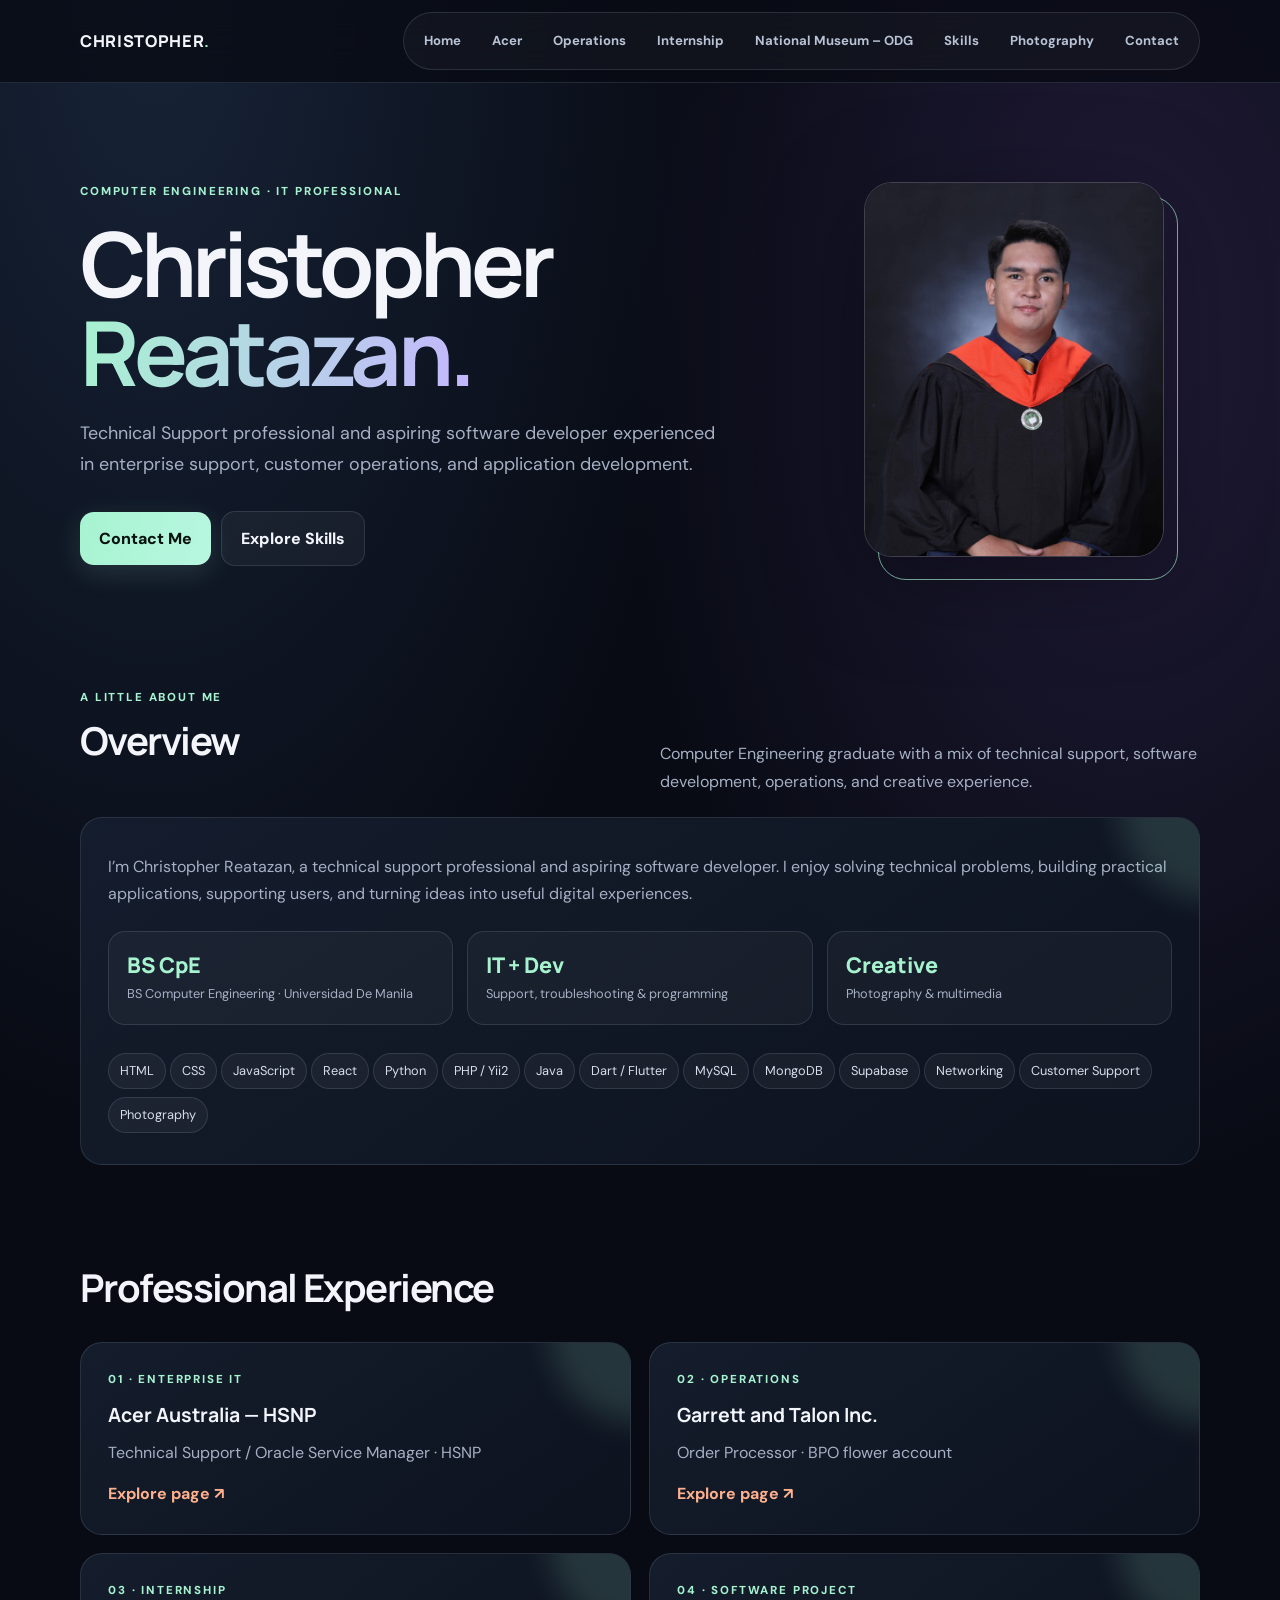
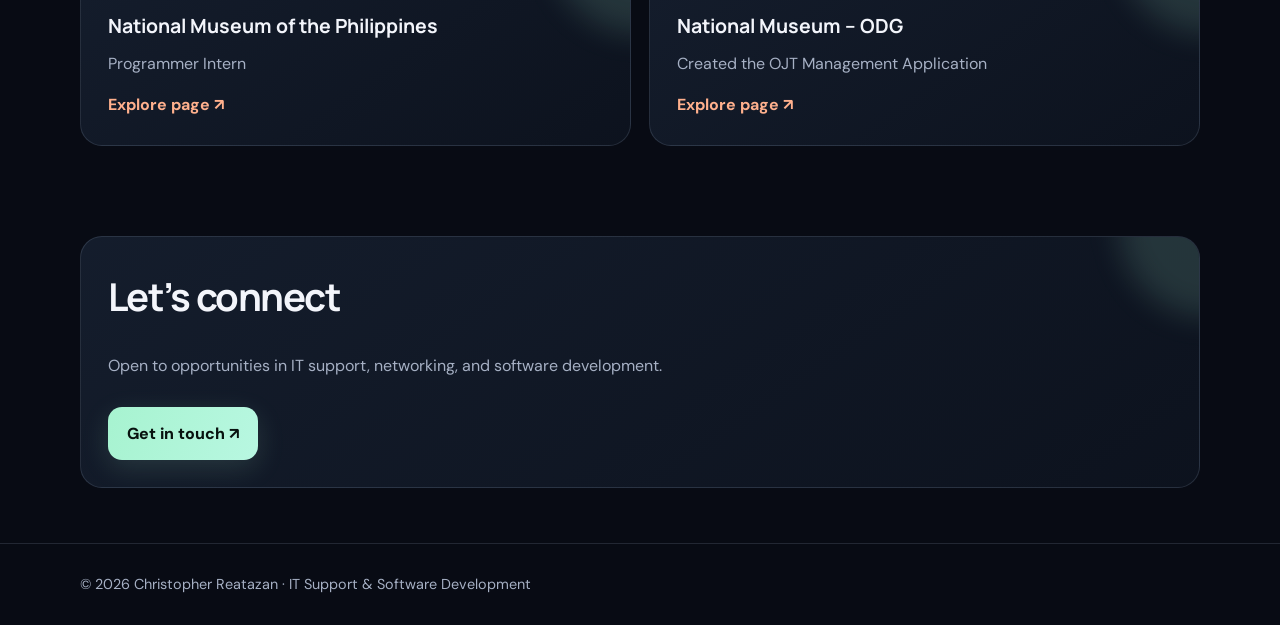
<file: index.html>
<!doctype html><html lang="en"><head><meta charset="utf-8"><meta name="viewport" content="width=device-width,initial-scale=1"><title>Home | Christopher Reatazan</title><link rel="stylesheet" href="style.css"></head><body><header class="nav"><div class="wrap navin"><a class="brand" href="index.html">CHRISTOPHER<b>.</b></a><button class="menu" onclick="document.querySelector('.links').classList.toggle('open')">☰</button><nav class="links"><a href="index.html">Home</a><a href="acer.html">Acer</a><a href="garrett.html">Operations</a><a href="museum.html">Internship</a><a href="odg.html">National Museum – ODG</a><a href="skills.html">Skills</a><a href="photography.html">Photography</a><a href="contact.html">Contact</a></nav></div></header><main class="wrap"><section class="hero"><div><div class="eyebrow">Computer Engineering · IT Professional</div><h1>Christopher<br><em>Reatazan.</em></h1><p class="lead">Technical Support professional and aspiring software developer experienced in enterprise support, customer operations, and application development.</p><a class="btn" href="contact.html">Contact Me</a><a class="btn alt" href="skills.html">Explore Skills</a></div><div class="portrait"><img src="assets/profile.png" alt="Christopher Reatazan graduation portrait"></div></section><section class="section"><div class="section-heading"><div><div class="eyebrow">A little about me</div><h2>Overview</h2></div><p>Computer Engineering graduate with a mix of technical support, software development, operations, and creative experience.</p></div><div class="card"><p>I’m Christopher Reatazan, a technical support professional and aspiring software developer. I enjoy solving technical problems, building practical applications, supporting users, and turning ideas into useful digital experiences.</p><div class="statrow"><div class="stat"><strong>BS CpE</strong><span>BS Computer Engineering · Universidad De Manila</span></div><div class="stat"><strong>IT + Dev</strong><span>Support, troubleshooting & programming</span></div><div class="stat"><strong>Creative</strong><span>Photography & multimedia</span></div></div><div class="chips"><span>HTML</span><span>CSS</span><span>JavaScript</span><span>React</span><span>Python</span><span>PHP / Yii2</span><span>Java</span><span>Dart / Flutter</span><span>MySQL</span><span>MongoDB</span><span>Supabase</span><span>Networking</span><span>Customer Support</span><span>Photography</span></div></div></section><section class="section"><h2>Professional Experience</h2><div class="grid"><a class="card" href="acer.html"><div class="eyebrow">01 · ENTERPRISE IT</div><h3>Acer Australia — HSNP</h3><p>Technical Support / Oracle Service Manager · HSNP</p><b style="color:#ffb08d">Explore page ↗</b></a><a class="card" href="garrett.html"><div class="eyebrow">02 · OPERATIONS</div><h3>Garrett and Talon Inc.</h3><p>Order Processor · BPO flower account</p><b style="color:#ffb08d">Explore page ↗</b></a><a class="card" href="museum.html"><div class="eyebrow">03 · INTERNSHIP</div><h3>National Museum of the Philippines</h3><p>Programmer Intern</p><b style="color:#ffb08d">Explore page ↗</b></a><a class="card" href="odg.html"><div class="eyebrow">04 · SOFTWARE PROJECT</div><h3>National Museum – ODG</h3><p>Created the OJT Management Application</p><b style="color:#ffb08d">Explore page ↗</b></a></div></section><section class="section"><div class="card"><h2>Let’s connect</h2><p class="muted">Open to opportunities in IT support, networking, and software development.</p><a class="btn" href="contact.html">Get in touch ↗</a></div></section></main><footer class="footer"><div class="wrap">© <span id="year"></span> Christopher Reatazan · IT Support & Software Development</div></footer><script>document.getElementById("year").textContent=new Date().getFullYear()</script></body></html>
</file>
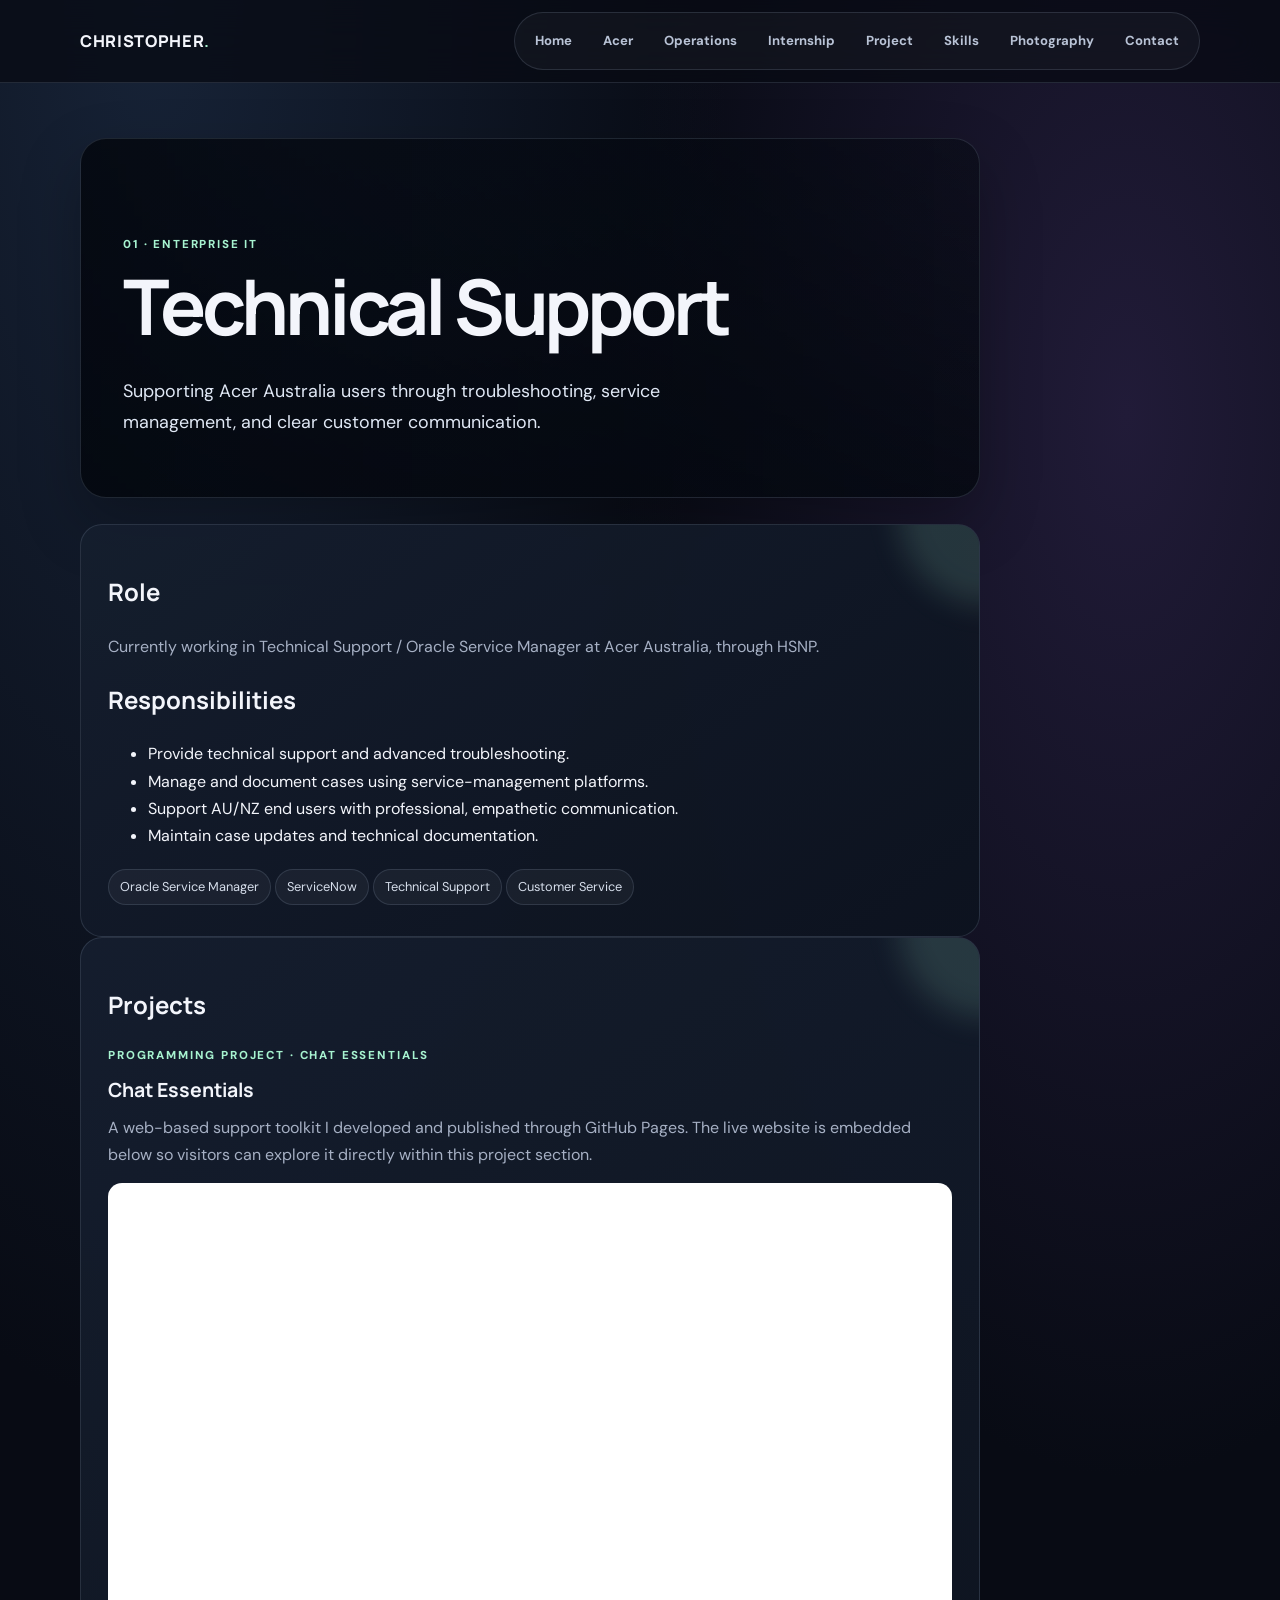
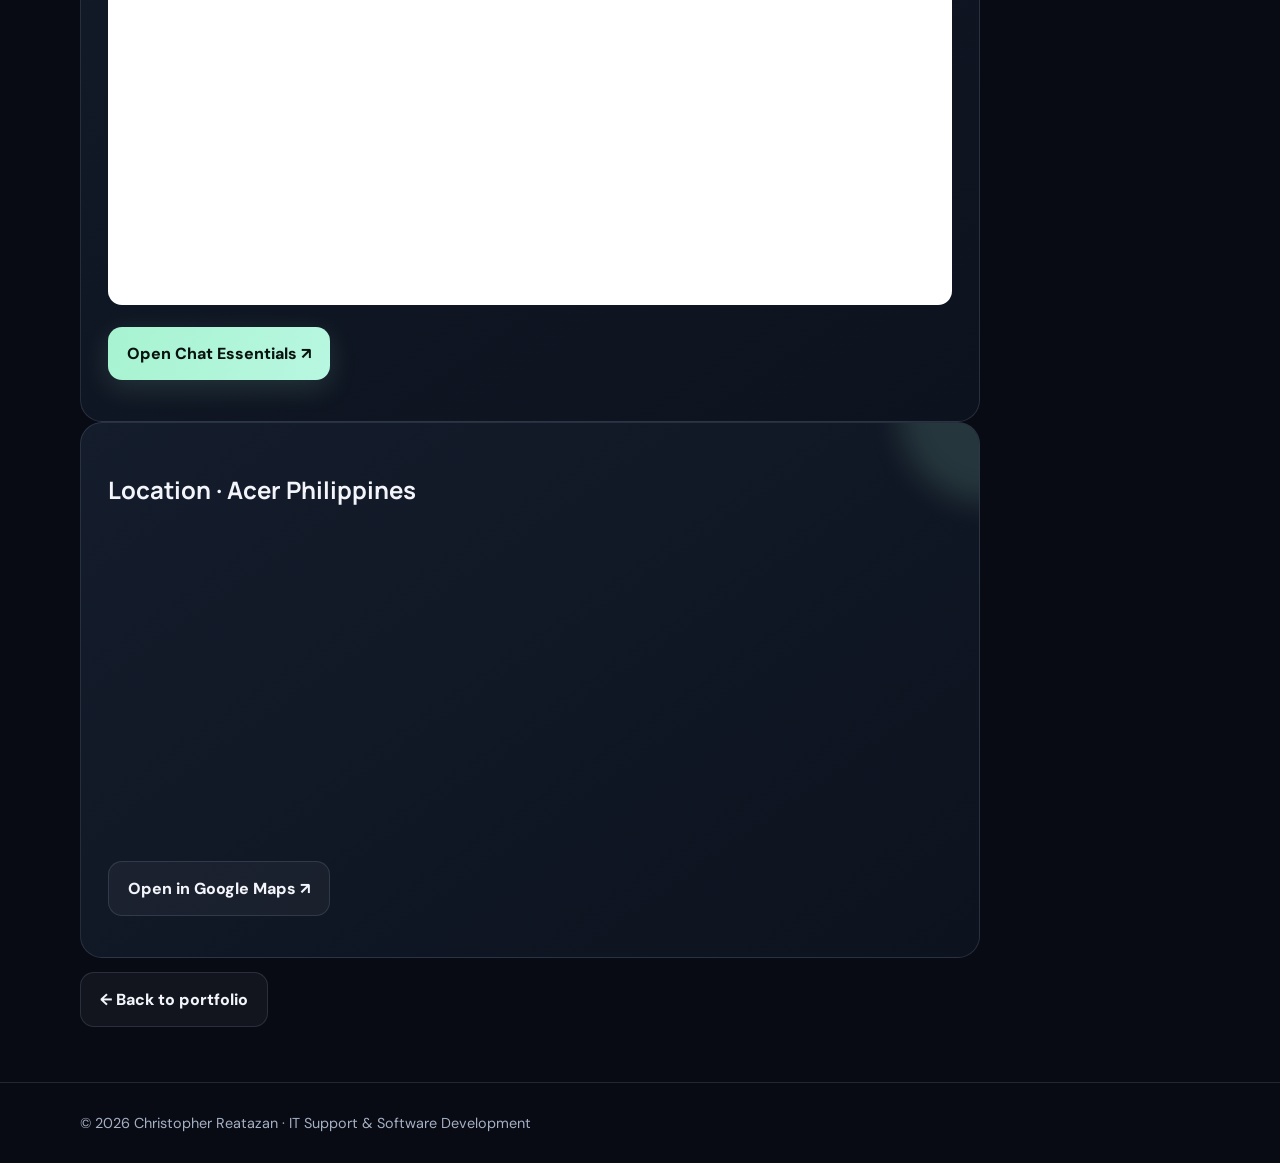
<file: acer.html>
<!doctype html><html lang="en"><head><meta charset="utf-8"><meta name="viewport" content="width=device-width,initial-scale=1"><title>Technical Support | Christopher Reatazan</title><link rel="stylesheet" href="style.css"></head><body><header class="nav"><div class="wrap navin"><a class="brand" href="index.html">CHRISTOPHER<b>.</b></a><button class="menu" onclick="document.querySelector('.links').classList.toggle('open')">☰</button><nav class="links"><a href="index.html">Home</a><a href="acer.html">Acer</a><a href="garrett.html">Operations</a><a href="museum.html">Internship</a><a href="odg.html">Project</a><a href="skills.html">Skills</a><a href="photography.html">Photography</a><a href="contact.html">Contact</a></nav></div></header><main class="wrap"><section class="detail"><div class="acer-hero"><div class="eyebrow">01 · Enterprise IT</div><h1>Technical Support</h1><p class="lead">Supporting Acer Australia users through troubleshooting, service management, and clear customer communication.</p></div><div class="card"><h2>Role</h2><p>Currently working in Technical Support / Oracle Service Manager at Acer Australia, through HSNP.</p><h2>Responsibilities</h2><ul><li>Provide technical support and advanced troubleshooting.</li><li>Manage and document cases using service-management platforms.</li><li>Support AU/NZ end users with professional, empathetic communication.</li><li>Maintain case updates and technical documentation.</li></ul><div class="chips"><span>Oracle Service Manager</span><span>ServiceNow</span><span>Technical Support</span><span>Customer Service</span></div></div><div class="card"><h2>Projects</h2><div class="eyebrow">PROGRAMMING PROJECT · CHAT ESSENTIALS</div><h3>Chat Essentials</h3><p>A web-based support toolkit I developed and published through GitHub Pages. The live website is embedded below so visitors can explore it directly within this project section.</p><div style="border:1px solid rgba(255,255,255,.14);border-radius:14px;overflow:hidden;background:#fff"><iframe title="Chat Essentials live website" src="https://christreatazan.github.io/Chat-Essential/Chat.html" width="100%" height="720" style="display:block;border:0" loading="lazy" allow="clipboard-read; clipboard-write"></iframe></div><p><a class="btn" href="https://christreatazan.github.io/Chat-Essential/Chat.html" target="_blank" rel="noopener">Open Chat Essentials ↗</a></p></div><div class="card"><h2>Location · Acer Philippines</h2><div style="border-radius:14px;overflow:hidden"><iframe title="Acer Philippines map" src="https://www.google.com/maps?q=Acer+Philippines+Inc,+1172+President+Quirino+Avenue+Extension,+Paco,+Manila&output=embed" width="100%" height="300" style="border:0" loading="lazy" referrerpolicy="no-referrer-when-downgrade"></iframe></div><p><a class="btn alt" href="https://www.google.com/maps/search/?api=1&query=Acer+Philippines+Inc,+1172+President+Quirino+Avenue+Extension,+Paco,+Manila" target="_blank" rel="noopener">Open in Google Maps ↗</a></p></div><a class="btn alt" href="index.html">← Back to portfolio</a></section></main><footer class="footer"><div class="wrap">© <span id="year"></span> Christopher Reatazan · IT Support & Software Development</div></footer><script>document.getElementById("year").textContent=new Date().getFullYear()</script></body></html>
</file>
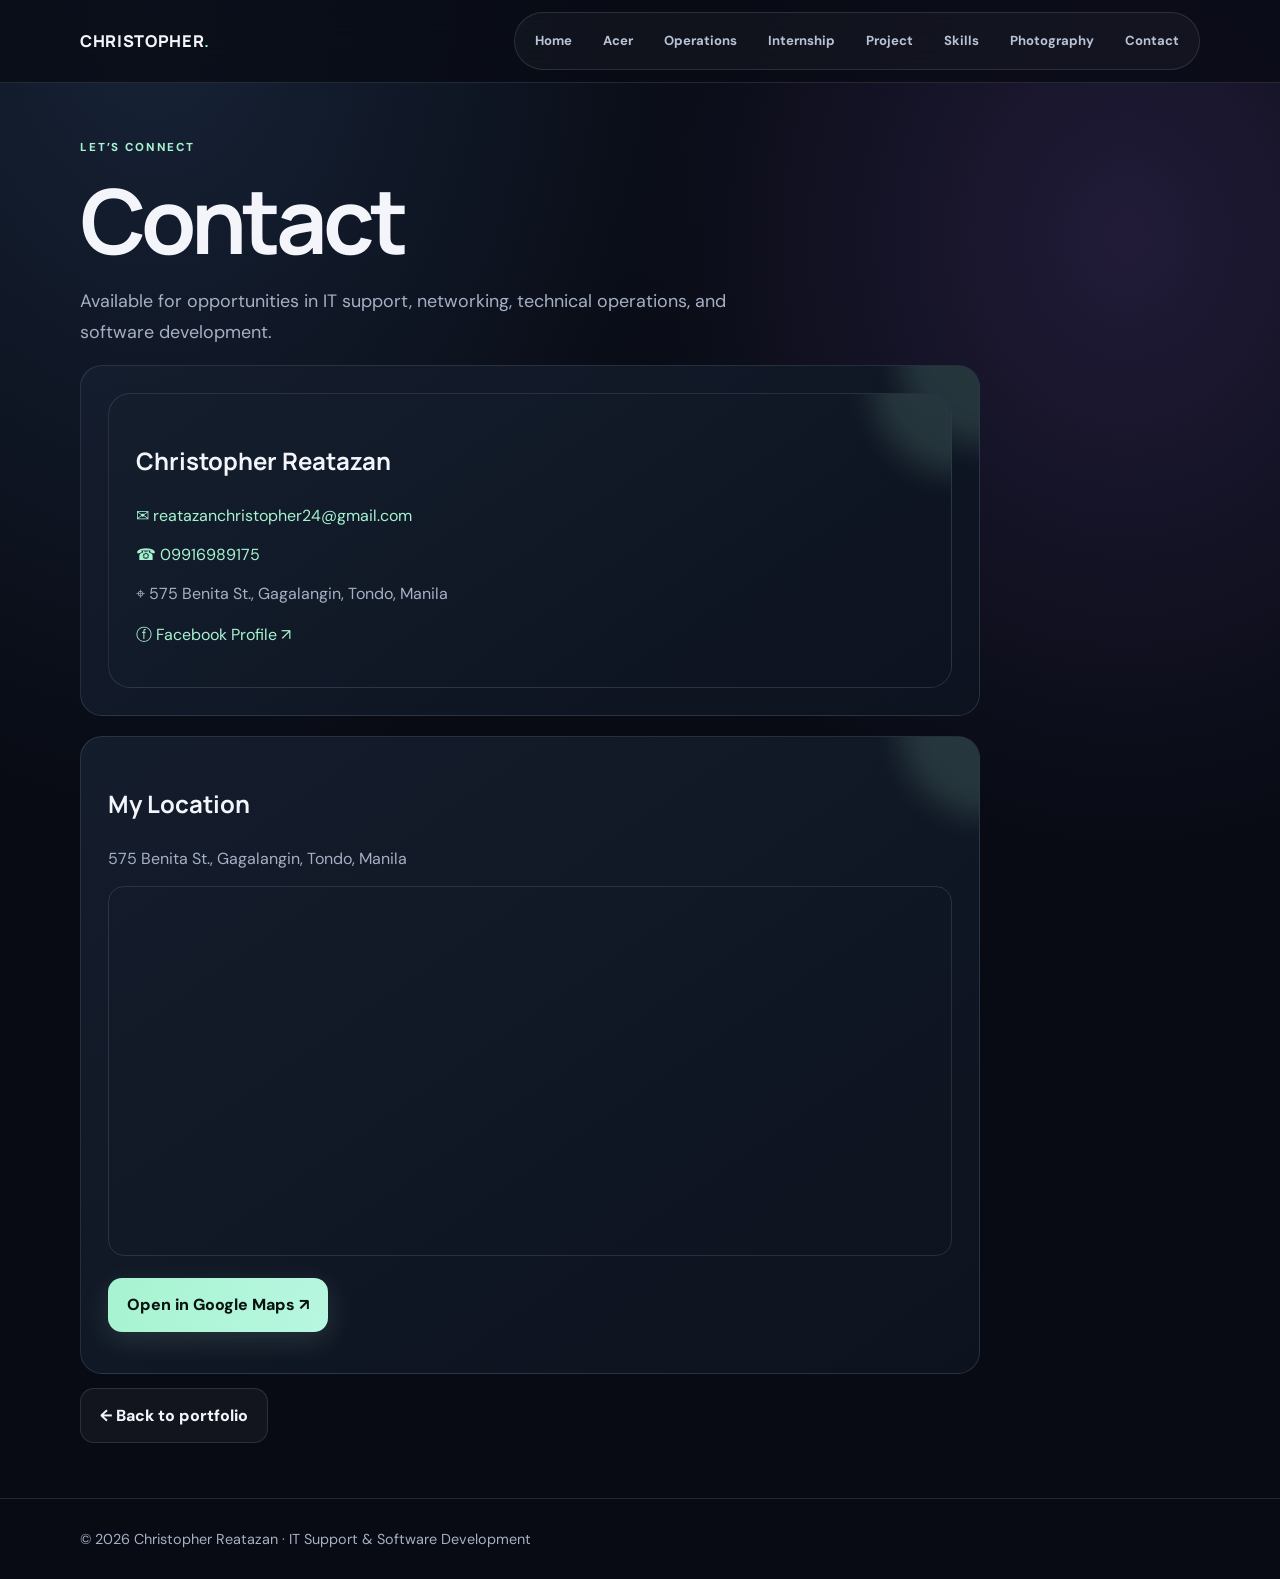
<file: contact.html>
<!doctype html><html lang="en"><head><meta charset="utf-8"><meta name="viewport" content="width=device-width,initial-scale=1"><title>Contact | Christopher Reatazan</title><link rel="stylesheet" href="style.css"></head><body><header class="nav"><div class="wrap navin"><a class="brand" href="index.html">CHRISTOPHER<b>.</b></a><button class="menu" onclick="document.querySelector('.links').classList.toggle('open')">☰</button><nav class="links"><a href="index.html">Home</a><a href="acer.html">Acer</a><a href="garrett.html">Operations</a><a href="museum.html">Internship</a><a href="odg.html">Project</a><a href="skills.html">Skills</a><a href="photography.html">Photography</a><a href="contact.html">Contact</a></nav></div></header><main class="wrap"><section class="detail"><div class="eyebrow">Let’s connect</div><h1>Contact</h1><p class="lead">Available for opportunities in IT support, networking, technical operations, and software development.</p><div class="card"><div class="card contact"><h2>Christopher Reatazan</h2><a href="mailto:reatazanchristopher24@gmail.com">✉ reatazanchristopher24@gmail.com</a><a href="tel:+639916989175">☎ 09916989175</a><p class="address-line">⌖ 575 Benita St., Gagalangin, Tondo, Manila</p><a href="https://www.facebook.com/christopher.reatazan.2024" target="_blank" rel="noopener">ⓕ Facebook Profile ↗</a></div></div><div class="card map-card"><h2>My Location</h2><p class="muted">575 Benita St., Gagalangin, Tondo, Manila</p><div class="map-frame"><iframe title="Map showing 575 Benita Street, Gagalangin, Tondo, Manila" src="https://www.google.com/maps?q=575+Benita+St,+Gagalangin,+Tondo,+Manila&output=embed" width="100%" height="360" style="border:0" loading="lazy" referrerpolicy="no-referrer-when-downgrade"></iframe></div><p><a class="btn" href="https://www.google.com/maps/search/?api=1&query=575+Benita+St,+Gagalangin,+Tondo,+Manila" target="_blank" rel="noopener">Open in Google Maps ↗</a></p></div><a class="btn alt" href="index.html">← Back to portfolio</a></section></main><footer class="footer"><div class="wrap">© <span id="year"></span> Christopher Reatazan · IT Support & Software Development</div></footer><script>document.getElementById("year").textContent=new Date().getFullYear()</script></body></html>
</file>
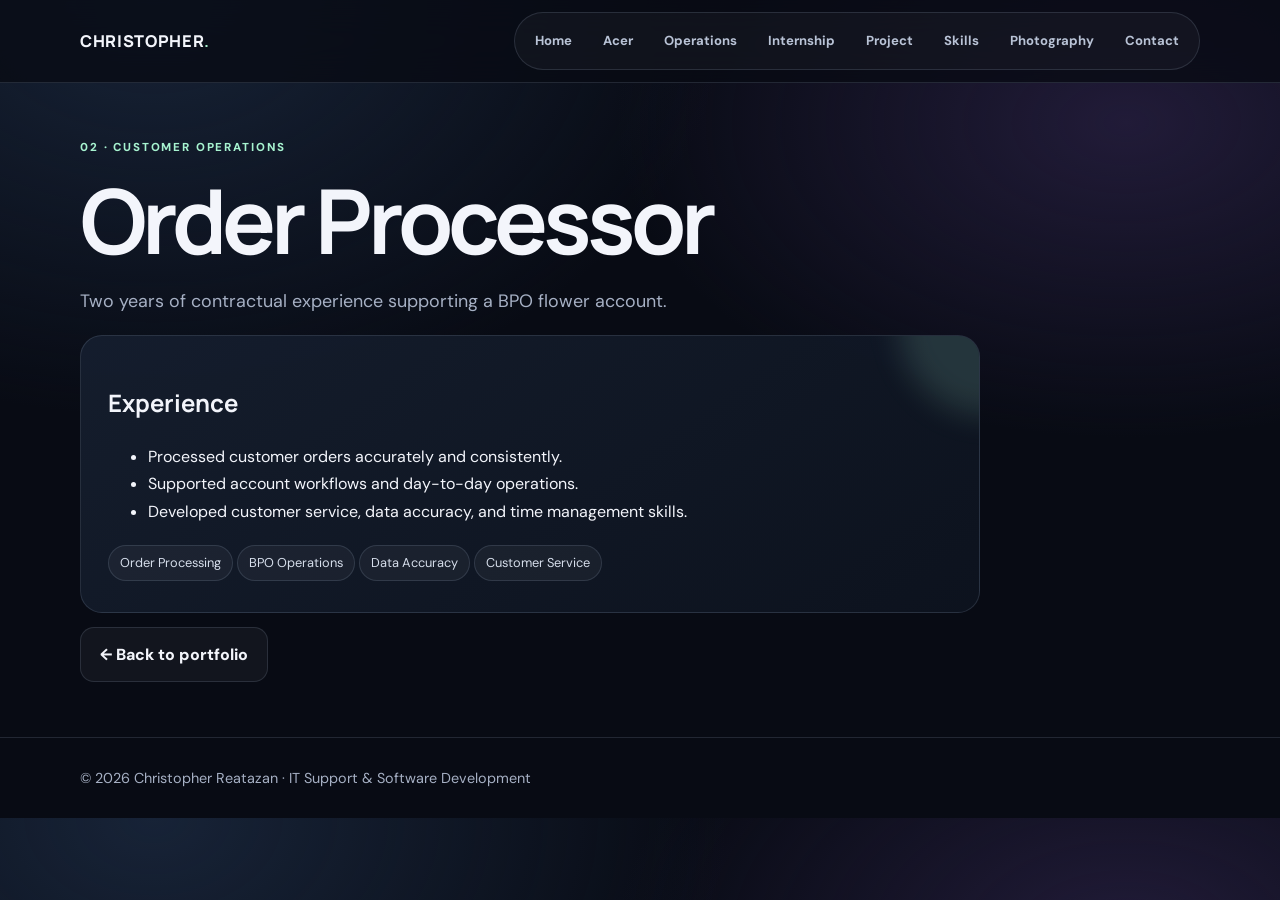
<file: garrett.html>
<!doctype html><html lang="en"><head><meta charset="utf-8"><meta name="viewport" content="width=device-width,initial-scale=1"><title>Order Processor | Christopher Reatazan</title><link rel="stylesheet" href="style.css"></head><body><header class="nav"><div class="wrap navin"><a class="brand" href="index.html">CHRISTOPHER<b>.</b></a><button class="menu" onclick="document.querySelector('.links').classList.toggle('open')">☰</button><nav class="links"><a href="index.html">Home</a><a href="acer.html">Acer</a><a href="garrett.html">Operations</a><a href="museum.html">Internship</a><a href="odg.html">Project</a><a href="skills.html">Skills</a><a href="photography.html">Photography</a><a href="contact.html">Contact</a></nav></div></header><main class="wrap"><section class="detail"><div class="eyebrow">02 · Customer Operations</div><h1>Order Processor</h1><p class="lead">Two years of contractual experience supporting a BPO flower account.</p><div class="card"><h2>Experience</h2><ul><li>Processed customer orders accurately and consistently.</li><li>Supported account workflows and day-to-day operations.</li><li>Developed customer service, data accuracy, and time management skills.</li></ul><div class="chips"><span>Order Processing</span><span>BPO Operations</span><span>Data Accuracy</span><span>Customer Service</span></div></div><a class="btn alt" href="index.html">← Back to portfolio</a></section></main><footer class="footer"><div class="wrap">© <span id="year"></span> Christopher Reatazan · IT Support & Software Development</div></footer><script>document.getElementById("year").textContent=new Date().getFullYear()</script></body></html>
</file>
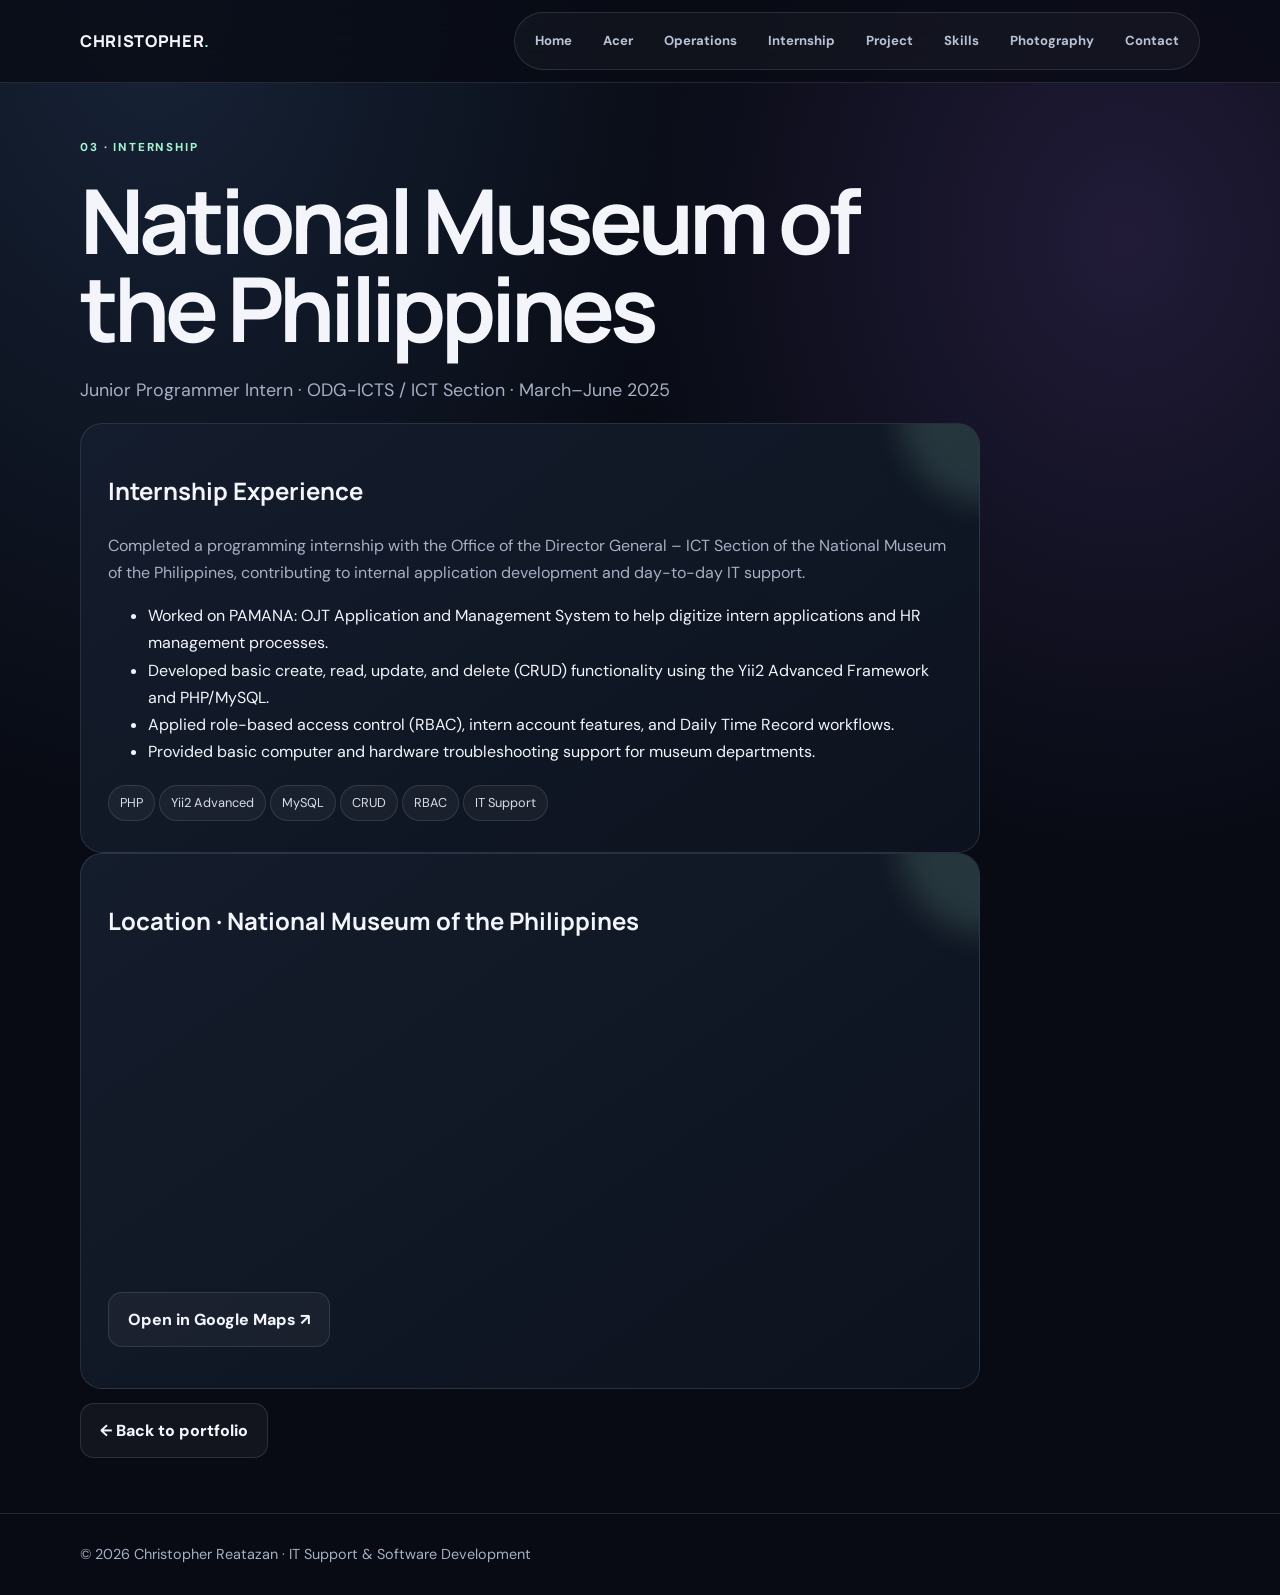
<file: museum.html>
<!doctype html><html lang="en"><head><meta charset="utf-8"><meta name="viewport" content="width=device-width,initial-scale=1"><title>Programmer Intern | Christopher Reatazan</title><link rel="stylesheet" href="style.css"></head><body><header class="nav"><div class="wrap navin"><a class="brand" href="index.html">CHRISTOPHER<b>.</b></a><button class="menu" onclick="document.querySelector('.links').classList.toggle('open')">☰</button><nav class="links"><a href="index.html">Home</a><a href="acer.html">Acer</a><a href="garrett.html">Operations</a><a href="museum.html">Internship</a><a href="odg.html">Project</a><a href="skills.html">Skills</a><a href="photography.html">Photography</a><a href="contact.html">Contact</a></nav></div></header><main class="wrap"><section class="detail"><div class="eyebrow">03 · Internship</div><h1>National Museum of the Philippines</h1><p class="lead">Junior Programmer Intern · ODG-ICTS / ICT Section · March–June 2025</p><div class="card"><h2>Internship Experience</h2><p>Completed a programming internship with the Office of the Director General – ICT Section of the National Museum of the Philippines, contributing to internal application development and day-to-day IT support.</p><ul><li>Worked on PAMANA: OJT Application and Management System to help digitize intern applications and HR management processes.</li><li>Developed basic create, read, update, and delete (CRUD) functionality using the Yii2 Advanced Framework and PHP/MySQL.</li><li>Applied role-based access control (RBAC), intern account features, and Daily Time Record workflows.</li><li>Provided basic computer and hardware troubleshooting support for museum departments.</li></ul><div class="chips"><span>PHP</span><span>Yii2 Advanced</span><span>MySQL</span><span>CRUD</span><span>RBAC</span><span>IT Support</span></div></div><div class="card"><h2>Location · National Museum of the Philippines</h2><div style="border-radius:14px;overflow:hidden"><iframe title="National Museum of the Philippines map" src="https://www.google.com/maps?q=National+Museum+of+the+Philippines,+P.+Burgos+Drive,+Rizal+Park,+Manila&output=embed" width="100%" height="300" style="border:0" loading="lazy" referrerpolicy="no-referrer-when-downgrade"></iframe></div><p><a class="btn alt" href="https://www.google.com/maps/search/?api=1&query=National+Museum+of+the+Philippines,+P.+Burgos+Drive,+Rizal+Park,+Manila" target="_blank" rel="noopener">Open in Google Maps ↗</a></p></div><a class="btn alt" href="index.html">← Back to portfolio</a></section></main><footer class="footer"><div class="wrap">© <span id="year"></span> Christopher Reatazan · IT Support & Software Development</div></footer><script>document.getElementById("year").textContent=new Date().getFullYear()</script></body></html>
</file>
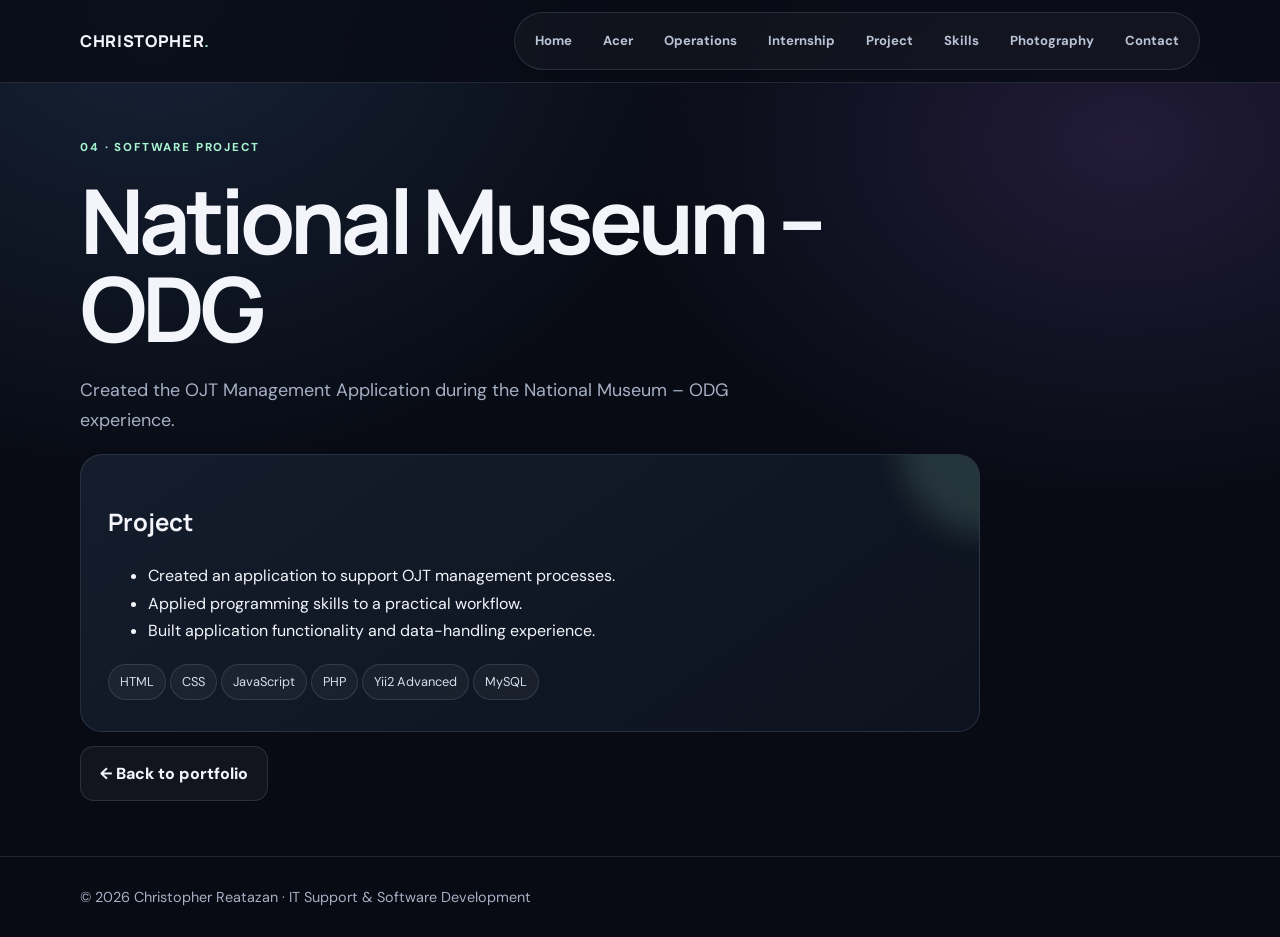
<file: odg.html>
<!doctype html><html lang="en"><head><meta charset="utf-8"><meta name="viewport" content="width=device-width,initial-scale=1"><title>OJT Management Application | Christopher Reatazan</title><link rel="stylesheet" href="style.css"></head><body><header class="nav"><div class="wrap navin"><a class="brand" href="index.html">CHRISTOPHER<b>.</b></a><button class="menu" onclick="document.querySelector('.links').classList.toggle('open')">☰</button><nav class="links"><a href="index.html">Home</a><a href="acer.html">Acer</a><a href="garrett.html">Operations</a><a href="museum.html">Internship</a><a href="odg.html">Project</a><a href="skills.html">Skills</a><a href="photography.html">Photography</a><a href="contact.html">Contact</a></nav></div></header><main class="wrap"><section class="detail"><div class="eyebrow">04 · Software Project</div><h1>National Museum – ODG</h1><p class="lead">Created the OJT Management Application during the National Museum – ODG experience.</p><div class="card"><h2>Project</h2><ul><li>Created an application to support OJT management processes.</li><li>Applied programming skills to a practical workflow.</li><li>Built application functionality and data-handling experience.</li></ul><div class="chips"><span>HTML</span><span>CSS</span><span>JavaScript</span><span>PHP</span><span>Yii2 Advanced</span><span>MySQL</span></div></div><a class="btn alt" href="index.html">← Back to portfolio</a></section></main><footer class="footer"><div class="wrap">© <span id="year"></span> Christopher Reatazan · IT Support & Software Development</div></footer><script>document.getElementById("year").textContent=new Date().getFullYear()</script></body></html>
</file>
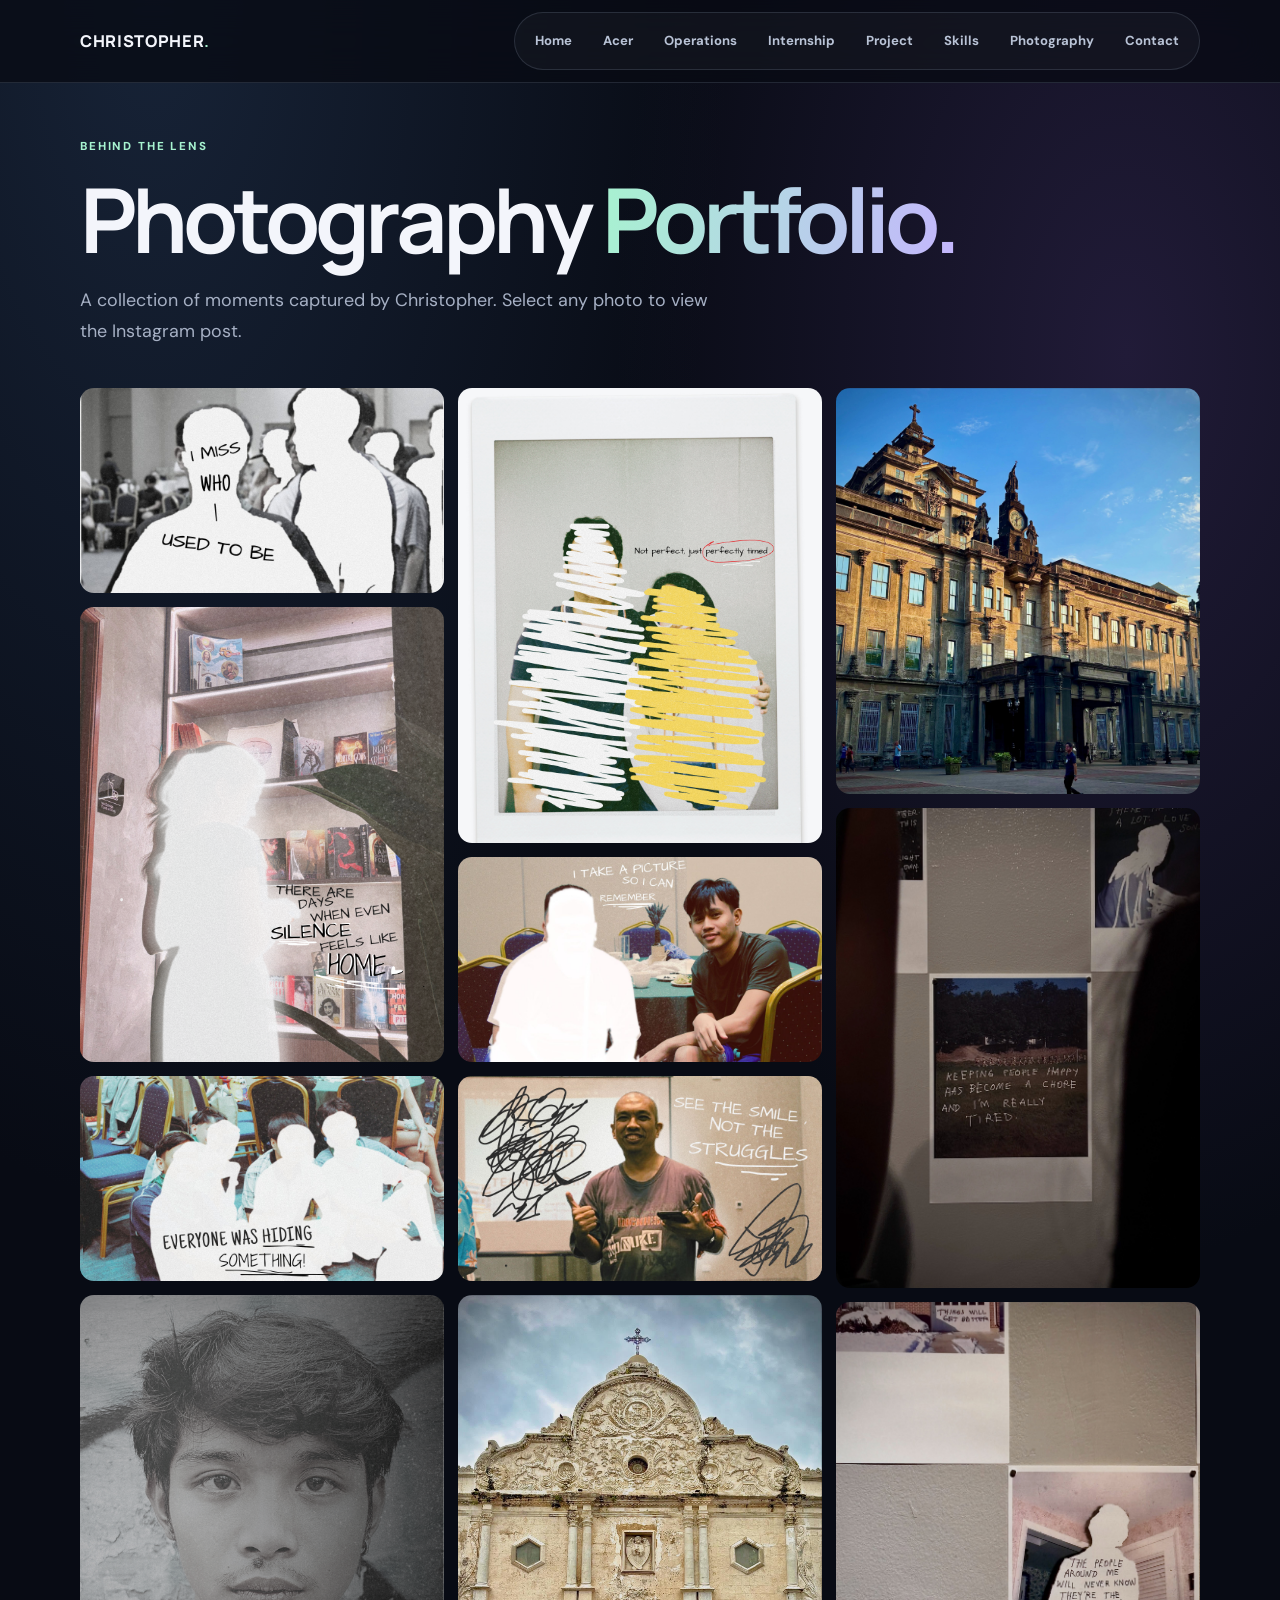
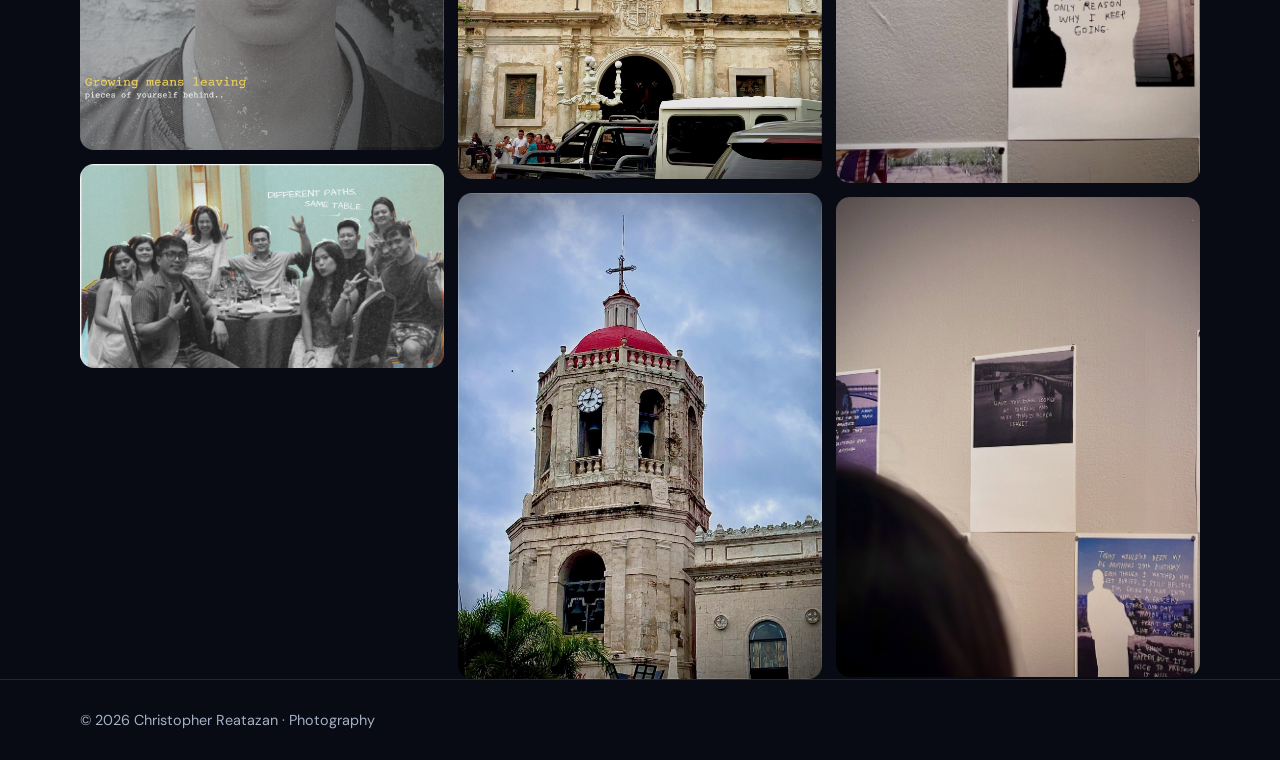
<file: photography.html>
<!doctype html><html lang="en"><head><meta charset="utf-8"><meta name="viewport" content="width=device-width,initial-scale=1"><title>Photography | Christopher Reatazan</title><link rel="stylesheet" href="style.css"><style>.gallery-head{padding:54px 0 24px}.photo-grid{columns:3 220px;column-gap:14px}.photo-tile{display:block;position:relative;break-inside:avoid;margin:0 0 14px;border-radius:14px;overflow:hidden;background:#121b2e}.photo-tile img{width:100%;height:auto;display:block;transition:transform .35s}.photo-tile span{position:absolute;inset:auto 0 0;padding:14px;color:white;background:linear-gradient(transparent,#000b);opacity:0;transition:opacity .25s;font-size:13px}.photo-tile:hover img{transform:scale(1.035)}.photo-tile:hover span{opacity:1}@media(max-width:600px){.gallery-head{padding-top:30px}.photo-grid{columns:2 130px;column-gap:8px}.photo-tile{margin-bottom:8px;border-radius:9px}.photo-tile span{opacity:1;font-size:10px;padding:8px}}</style></head><body><header class="nav"><div class="wrap navin"><a class="brand" href="index.html">CHRISTOPHER<b>.</b></a><button class="menu" onclick="document.querySelector('.links').classList.toggle('open')">☰</button><nav class="links"><a href="index.html">Home</a><a href="acer.html">Acer</a><a href="garrett.html">Operations</a><a href="museum.html">Internship</a><a href="odg.html">Project</a><a href="skills.html">Skills</a><a href="photography.html">Photography</a><a href="contact.html">Contact</a></nav></div></header><main class="wrap"><section class="gallery-head"><div class="eyebrow">BEHIND THE LENS</div><h1>Photography <em>Portfolio.</em></h1><p class="lead">A collection of moments captured by Christopher. Select any photo to view the Instagram post.</p></section><section class="photo-grid"><a class="photo-tile" href="https://www.instagram.com/p/DaSn5WwExyw/?img_index=1" target="_blank" rel="noopener"><img src="assets/photos/1.jpg" alt="Photography by Christopher Reatazan" loading="lazy"><span>View on Instagram ↗</span></a><a class="photo-tile" href="https://www.instagram.com/p/DaSn5WwExyw/?img_index=1" target="_blank" rel="noopener"><img src="assets/photos/1.png" alt="Photography by Christopher Reatazan" loading="lazy"><span>View on Instagram ↗</span></a><a class="photo-tile" href="https://www.instagram.com/p/DaSn5WwExyw/?img_index=1" target="_blank" rel="noopener"><img src="assets/photos/2.jpg" alt="Photography by Christopher Reatazan" loading="lazy"><span>View on Instagram ↗</span></a><a class="photo-tile" href="https://www.instagram.com/p/DaSn5WwExyw/?img_index=1" target="_blank" rel="noopener"><img src="assets/photos/2.png" alt="Photography by Christopher Reatazan" loading="lazy"><span>View on Instagram ↗</span></a><a class="photo-tile" href="https://www.instagram.com/p/DaSn5WwExyw/?img_index=1" target="_blank" rel="noopener"><img src="assets/photos/3.jpg" alt="Photography by Christopher Reatazan" loading="lazy"><span>View on Instagram ↗</span></a><a class="photo-tile" href="https://www.instagram.com/p/DaSn5WwExyw/?img_index=1" target="_blank" rel="noopener"><img src="assets/photos/3.png" alt="Photography by Christopher Reatazan" loading="lazy"><span>View on Instagram ↗</span></a><a class="photo-tile" href="https://www.instagram.com/p/DaSn5WwExyw/?img_index=1" target="_blank" rel="noopener"><img src="assets/photos/4.jpg" alt="Photography by Christopher Reatazan" loading="lazy"><span>View on Instagram ↗</span></a><a class="photo-tile" href="https://www.instagram.com/p/DaSn5WwExyw/?img_index=1" target="_blank" rel="noopener"><img src="assets/photos/5.jpg" alt="Photography by Christopher Reatazan" loading="lazy"><span>View on Instagram ↗</span></a><a class="photo-tile" href="https://www.instagram.com/p/DaSn5WwExyw/?img_index=1" target="_blank" rel="noopener"><img src="assets/photos/SnapInsta.to_615864763_17865209316554968_3260679419139953376_n.jpg" alt="Photography by Christopher Reatazan" loading="lazy"><span>View on Instagram ↗</span></a><a class="photo-tile" href="https://www.instagram.com/p/DaSn5WwExyw/?img_index=1" target="_blank" rel="noopener"><img src="assets/photos/SnapInsta.to_616501410_17865209307554968_6860890811044199404_n.jpg" alt="Photography by Christopher Reatazan" loading="lazy"><span>View on Instagram ↗</span></a><a class="photo-tile" href="https://www.instagram.com/p/DaSn5WwExyw/?img_index=1" target="_blank" rel="noopener"><img src="assets/photos/SnapInsta.to_706003030_17886396102554968_4461410743069418407_n.jpg" alt="Photography by Christopher Reatazan" loading="lazy"><span>View on Instagram ↗</span></a><a class="photo-tile" href="https://www.instagram.com/p/DaSn5WwExyw/?img_index=1" target="_blank" rel="noopener"><img src="assets/photos/SnapInsta.to_731338934_17893067982554968_4874716807769801172_n.jpg" alt="Photography by Christopher Reatazan" loading="lazy"><span>View on Instagram ↗</span></a><a class="photo-tile" href="https://www.instagram.com/p/DaSn5WwExyw/?img_index=1" target="_blank" rel="noopener"><img src="assets/photos/SnapInsta.to_731479309_17893068039554968_7476280787519453016_n.jpg" alt="Photography by Christopher Reatazan" loading="lazy"><span>View on Instagram ↗</span></a><a class="photo-tile" href="https://www.instagram.com/p/DaSn5WwExyw/?img_index=1" target="_blank" rel="noopener"><img src="assets/photos/SnapInsta.to_735415506_17893068027554968_633501322669526837_n.jpg" alt="Photography by Christopher Reatazan" loading="lazy"><span>View on Instagram ↗</span></a></section></main><footer class="footer"><div class="wrap">© <span id="year"></span> Christopher Reatazan · Photography</div></footer><script>document.getElementById("year").textContent=new Date().getFullYear()</script></body></html>
</file>
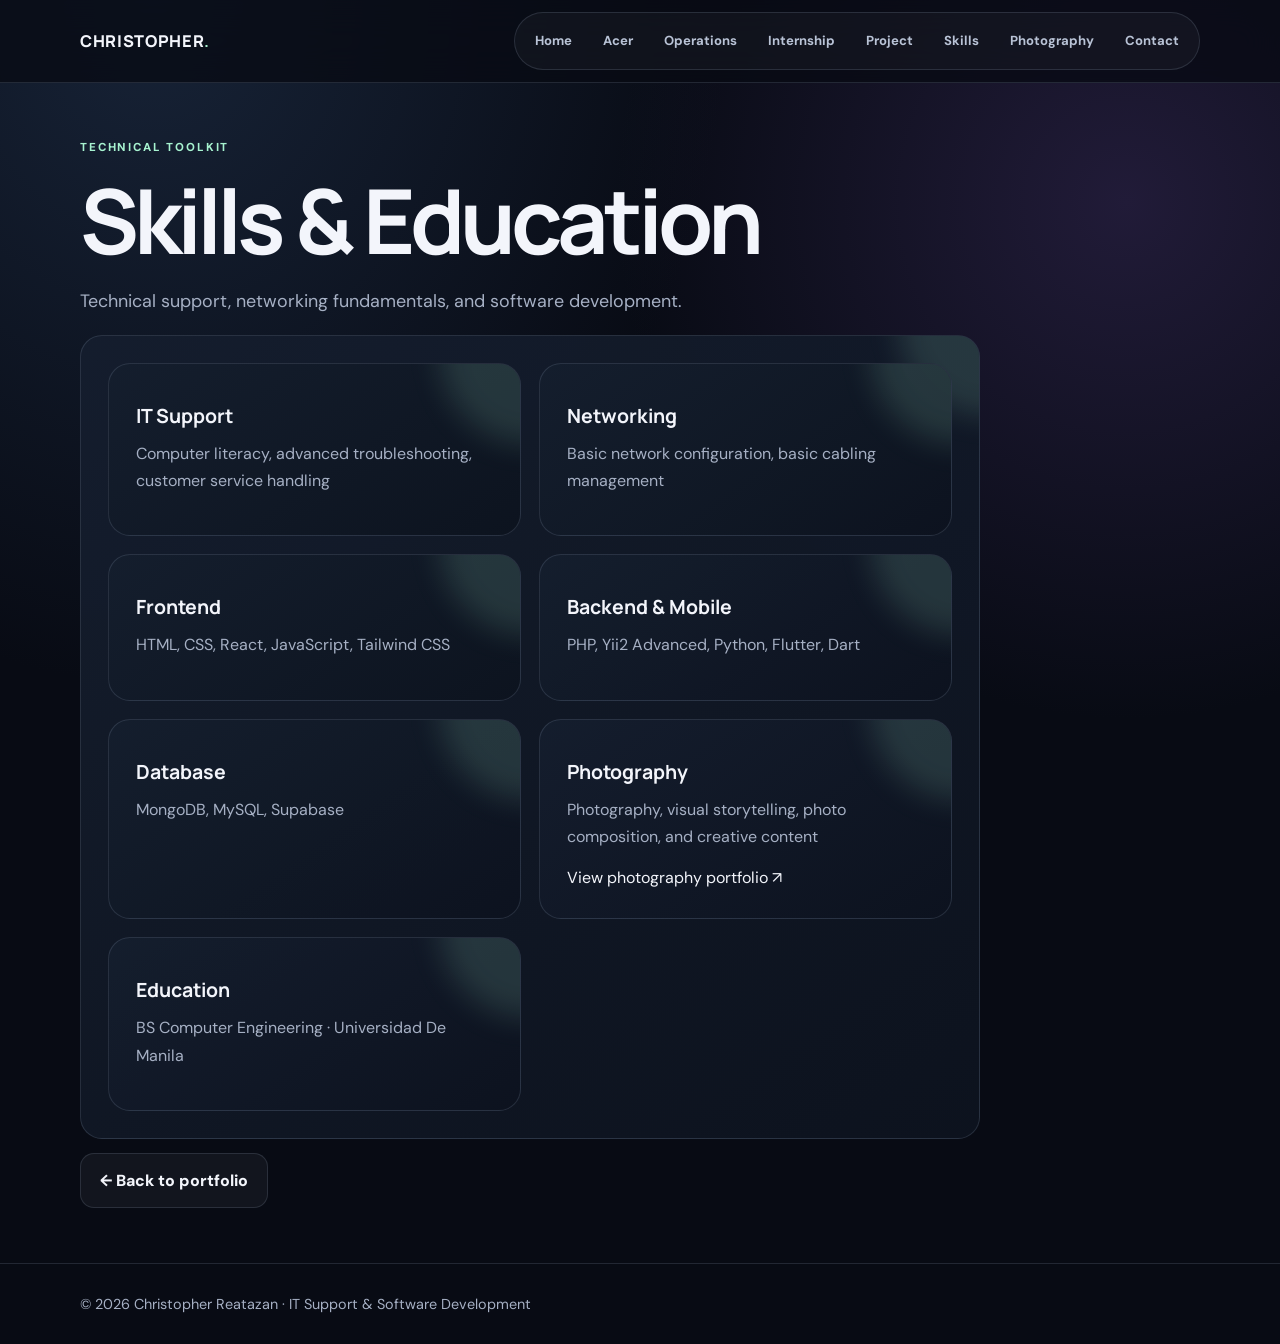
<file: skills.html>
<!doctype html><html lang="en"><head><meta charset="utf-8"><meta name="viewport" content="width=device-width,initial-scale=1"><title>Skills & Education | Christopher Reatazan</title><link rel="stylesheet" href="style.css"></head><body><header class="nav"><div class="wrap navin"><a class="brand" href="index.html">CHRISTOPHER<b>.</b></a><button class="menu" onclick="document.querySelector('.links').classList.toggle('open')">☰</button><nav class="links"><a href="index.html">Home</a><a href="acer.html">Acer</a><a href="garrett.html">Operations</a><a href="museum.html">Internship</a><a href="odg.html">Project</a><a href="skills.html">Skills</a><a href="photography.html">Photography</a><a href="contact.html">Contact</a></nav></div></header><main class="wrap"><section class="detail"><div class="eyebrow">Technical Toolkit</div><h1>Skills & Education</h1><p class="lead">Technical support, networking fundamentals, and software development.</p><div class="card"><div class="grid"><div class="card"><h3>IT Support</h3><p>Computer literacy, advanced troubleshooting, customer service handling</p></div><div class="card"><h3>Networking</h3><p>Basic network configuration, basic cabling management</p></div><div class="card"><h3>Frontend</h3><p>HTML, CSS, React, JavaScript, Tailwind CSS</p></div><div class="card"><h3>Backend & Mobile</h3><p>PHP, Yii2 Advanced, Python, Flutter, Dart</p></div><div class="card"><h3>Database</h3><p>MongoDB, MySQL, Supabase</p></div><div class="card"><h3>Photography</h3><p>Photography, visual storytelling, photo composition, and creative content</p><a href="photography.html">View photography portfolio ↗</a></div><div class="card"><h3>Education</h3><p>BS Computer Engineering · Universidad De Manila</p></div></div></div><a class="btn alt" href="index.html">← Back to portfolio</a></section></main><footer class="footer"><div class="wrap">© <span id="year"></span> Christopher Reatazan · IT Support & Software Development</div></footer><script>document.getElementById("year").textContent=new Date().getFullYear()</script></body></html>
</file>
<file: style.css>
@import url('https://fonts.googleapis.com/css2?family=DM+Sans:wght@400;500;600;700&family=Manrope:wght@500;600;700;800&display=swap');
:root{--bg:#080b14;--panel:#111725;--panel2:#151e2e;--line:rgba(180,197,225,.15);--text:#f3f5fb;--muted:#a6b0c4;--accent:#a7f3d0;--accent2:#c4b5fd;--glow:rgba(167,243,208,.14)}
*{box-sizing:border-box}html{scroll-behavior:smooth}body{margin:0;background:radial-gradient(ellipse at 12% 0%,#172337 0,transparent 36%),radial-gradient(ellipse at 88% 15%,#211b38 0,transparent 32%),var(--bg);color:var(--text);font:16px/1.7 'DM Sans',sans-serif}a{color:inherit;text-decoration:none}.wrap{width:min(1120px,92%);margin:auto}
.nav{position:sticky;top:0;z-index:20;background:rgba(8,11,20,.78);backdrop-filter:blur(18px);border-bottom:1px solid var(--line)}.navin{min-height:82px;display:flex;align-items:center;justify-content:space-between;gap:22px}.brand{font:800 1.02rem 'Manrope',sans-serif;letter-spacing:.04em;white-space:nowrap}.brand b{color:var(--accent)}.links{display:flex;align-items:center;gap:5px;padding:7px;border:1px solid var(--line);border-radius:999px;background:rgba(255,255,255,.035)}.links a{color:#b9c3d6;font-size:.82rem;font-weight:700;padding:10px 13px;border-radius:999px;transition:all .25s;white-space:nowrap}.links a:hover,.links a:focus{color:#07110e;background:var(--accent);box-shadow:0 5px 22px var(--glow);transform:translateY(-1px)}.menu{display:none;background:var(--panel);color:white;border:1px solid var(--line);padding:10px 13px;border-radius:12px;font-size:1.1rem}
.hero{display:grid;grid-template-columns:1.3fr .7fr;align-items:center;gap:56px;padding:82px 0 70px;min-height:570px}.eyebrow{text-transform:uppercase;letter-spacing:.16em;font-size:.72rem;font-weight:800;color:var(--accent)}h1,h2,h3{font-family:'Manrope',sans-serif}h1{font-size:clamp(3rem,7vw,5.8rem);line-height:.99;letter-spacing:-.055em;margin:18px 0 22px}h1 em{font-style:normal;background:linear-gradient(100deg,var(--accent),var(--accent2));background-clip:text;color:transparent}.muted,.lead,.card p{color:var(--muted)}.lead{font-size:1.12rem;max-width:650px}.portrait{width:min(100%,300px);justify-self:center;position:relative;filter:drop-shadow(0 20px 50px rgba(0,0,0,.35))}.portrait img{width:100%;aspect-ratio:4/5;object-fit:cover;object-position:center 18%;border-radius:28px;border:1px solid rgba(255,255,255,.2)}.portrait:after{content:'';position:absolute;inset:14px -14px -14px 14px;border:1px solid var(--accent);border-radius:28px;z-index:-1;opacity:.65}
.btn{display:inline-flex;align-items:center;gap:9px;background:linear-gradient(110deg,var(--accent),#b8f7e1);color:#08120f;font-weight:800;padding:13px 19px;border-radius:14px;margin:14px 10px 0 0;box-shadow:0 8px 28px var(--glow);transition:.25s}.btn:hover{transform:translateY(-3px);box-shadow:0 14px 35px var(--glow)}.btn.alt{background:rgba(255,255,255,.045);color:var(--text);border:1px solid var(--line);box-shadow:none}.btn.alt:hover{border-color:var(--accent);background:rgba(167,243,208,.08)}
.section{padding:35px 0 55px}.section h2{font-size:clamp(1.7rem,4vw,2.4rem);letter-spacing:-.04em;margin:0 0 22px}.section-heading{display:flex;justify-content:space-between;align-items:end;gap:20px;margin-bottom:22px}.section-heading p{margin:0;color:var(--muted);max-width:540px}.grid{display:grid;grid-template-columns:repeat(2,minmax(0,1fr));gap:18px}.card{position:relative;overflow:hidden;background:linear-gradient(145deg,rgba(21,30,46,.96),rgba(13,19,31,.96));border:1px solid var(--line);border-radius:22px;padding:27px;transition:transform .25s,border-color .25s,box-shadow .25s}.card:before{content:'';position:absolute;width:180px;height:180px;right:-100px;top:-100px;border-radius:50%;background:var(--glow);filter:blur(15px);pointer-events:none}.card:hover{transform:translateY(-5px);border-color:rgba(167,243,208,.45);box-shadow:0 18px 45px rgba(0,0,0,.2)}.card h3{font-size:1.22rem;margin:8px 0}.card p{margin:8px 0 14px}.chips span{display:inline-block;background:rgba(255,255,255,.045);border:1px solid var(--line);padding:6px 11px;border-radius:999px;margin:4px 4px 4px 0;font-size:.8rem;color:#d6deeb}.detail{padding:55px 0;max-width:900px}.footer{border-top:1px solid var(--line);padding:28px 0;color:var(--muted);font-size:.9rem}.contact a{display:block;margin:12px 0;color:var(--accent)}.statrow{display:grid;grid-template-columns:repeat(3,1fr);gap:14px;margin:24px 0}.stat{padding:18px;border:1px solid var(--line);border-radius:17px;background:rgba(255,255,255,.035)}.stat strong{display:block;font:800 1.35rem 'Manrope';color:var(--accent)}.stat span{font-size:.8rem;color:var(--muted)}
@media(max-width:1000px){.navin{min-height:72px}.links{gap:2px}.links a{padding:9px 10px;font-size:.76rem}}@media(max-width:780px){.hero{grid-template-columns:1fr;padding:48px 0 40px;gap:32px;min-height:auto}.portrait{grid-row:1;width:160px}.portrait img{border-radius:20px}.portrait:after{border-radius:20px;inset:9px -9px -9px 9px}h1{font-size:clamp(2.8rem,12vw,4.2rem)}.links{display:none;position:absolute;top:72px;left:4%;right:4%;background:rgba(12,17,29,.98);padding:12px;border-radius:20px;flex-direction:column;align-items:stretch;border:1px solid var(--line);box-shadow:0 20px 50px #0008}.links.open{display:flex}.links a{padding:12px 15px;font-size:.9rem}.menu{display:block}.grid{grid-template-columns:1fr}.section{padding:28px 0 38px}.card{padding:22px}.section-heading{display:block}.statrow{grid-template-columns:1fr 1fr}.navin{min-height:72px}}@media(max-width:420px){.statrow{grid-template-columns:1fr}.lead{font-size:1rem}}

/* Acer page visual banner */
.acer-hero{position:relative;isolation:isolate;overflow:hidden;min-height:360px;display:flex;flex-direction:column;justify-content:flex-end;padding:42px;border:1px solid var(--line);border-radius:26px;margin:0 0 26px;background:linear-gradient(90deg,rgba(5,9,17,.91),rgba(5,9,17,.48)),linear-gradient(0deg,rgba(5,9,17,.72),rgba(5,9,17,.08)),url("https://cdn.mos.cms.futurecdn.net/v2/t%3A0%2Cl%3A240%2Ccw%3A1440%2Cch%3A1080%2Cq%3A80%2Cw%3A1440/EUZxQgGvkCQGtD9NERmg3X.jpg") center 42%/cover no-repeat;box-shadow:0 24px 60px rgba(0,0,0,.25)}.acer-hero h1{font-size:clamp(2.8rem,6vw,4.8rem);margin:14px 0}.acer-hero .lead{color:#e0e8f5;max-width:620px}.address-line{color:var(--muted);margin:14px 0}.map-card{margin-top:20px}.map-frame{border-radius:16px;overflow:hidden;border:1px solid var(--line)}
@media(max-width:600px){.acer-hero{min-height:300px;padding:25px 20px;background-position:55% center}.map-frame iframe{height:300px}}
</file>
